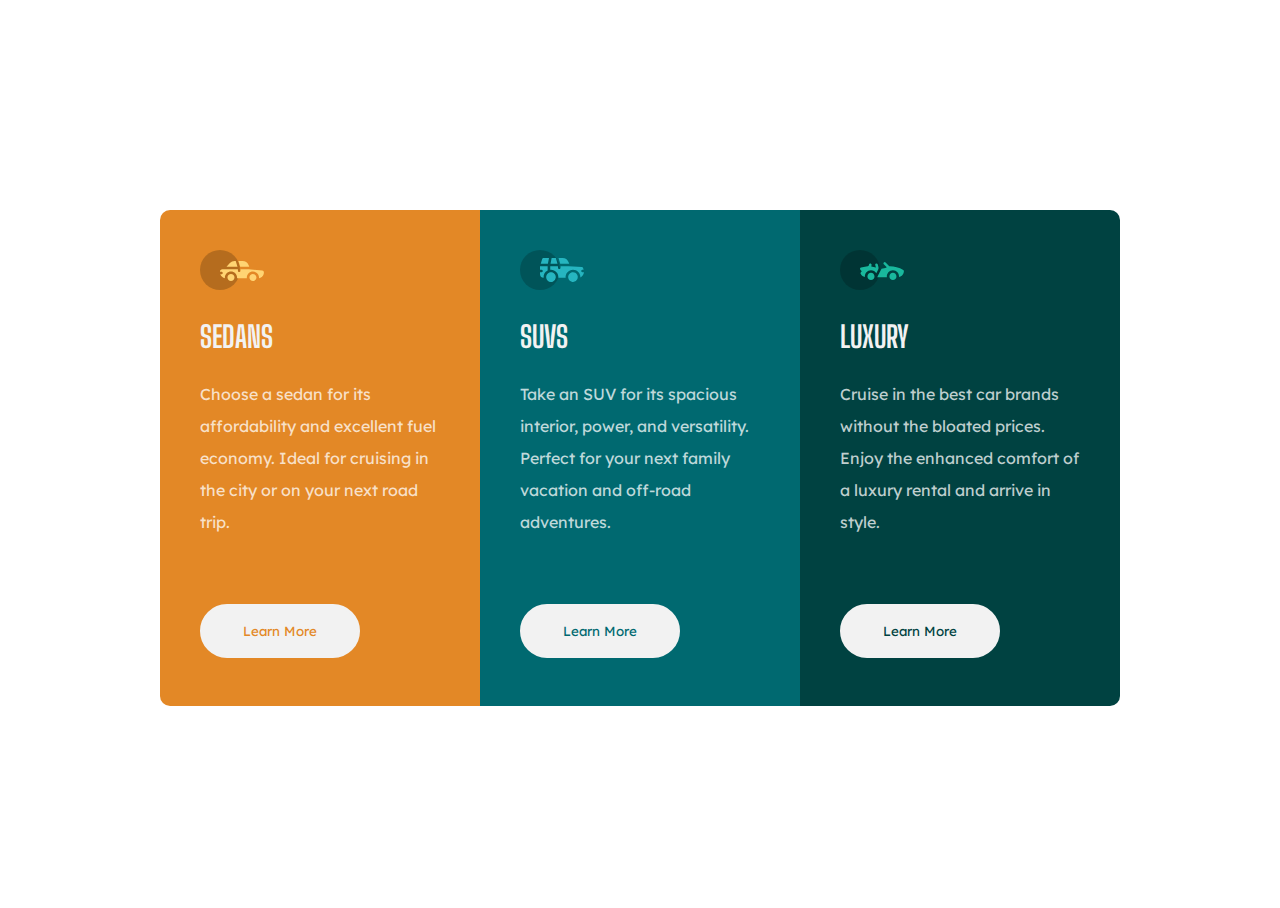
<file: 3-Columns Challenge/index.html>
<!DOCTYPE html>
<html lang="en">
  <head>
    <meta charset="UTF-8">
    <meta name="viewport" content="width=device-width, initial-scale=1.0"> <!-- displays site properly based on user's device -->
    <link rel="preconnect" href="https://fonts.googleapis.com">
    <link rel="preconnect" href="https://fonts.gstatic.com" crossorigin>
    <title>Frontend Mentor | 3-column preview card component</title>
    <link rel="icon" type="image/png" sizes="32x32" href="./images/favicon-32x32.png">
    <link href="https://fonts.googleapis.com/css2?family=Big+Shoulders+Display:wght@600&family=Lexend+Deca&display=swap" rel="stylesheet">
    <link rel="stylesheet" href="style.css">
    
  </head>

  <body>
    <main class="cards-container">
      <section class="card-sedans cards"> 
        <img src="./images/icon-sedans.svg" alt="symbol-sedan">
        <h2 class="cards-title">Sedans</h2>
        <p class="cards-paragraph">Choose a sedan for its affordability and excellent fuel economy. Ideal for cruising in the city 
        or on your next road trip.</p>
        <a href="#"><button class="button button-sedans"> Learn More </button></a>
      </section>

      <section class="card-SUVS cards">
        <img src="./images/icon-suvs.svg" alt="symbol-suv">
        <h2 class="cards-title">SUVs</h2>
        <p class="cards-paragraph">Take an SUV for its spacious interior, power, and versatility. Perfect for your next family vacation 
        and off-road adventures.</p>
        <a href="#"><button class="button button-SUVS"> Learn More </button></a>
      </section>

      <section class="card-luxury cards"> 
        <img src="./images/icon-luxury.svg" alt="symbol-luxury">
        <h2 class="cards-title">Luxury</h2>
        <p class="cards-paragraph">Cruise in the best car brands without the bloated prices. Enjoy the enhanced comfort of a luxury 
        rental and arrive in style.</p>
        <a href="#"><button class="button button-luxury"> Learn More </button></a>
      </section>
    </main>
  </body>
</html>
</file>
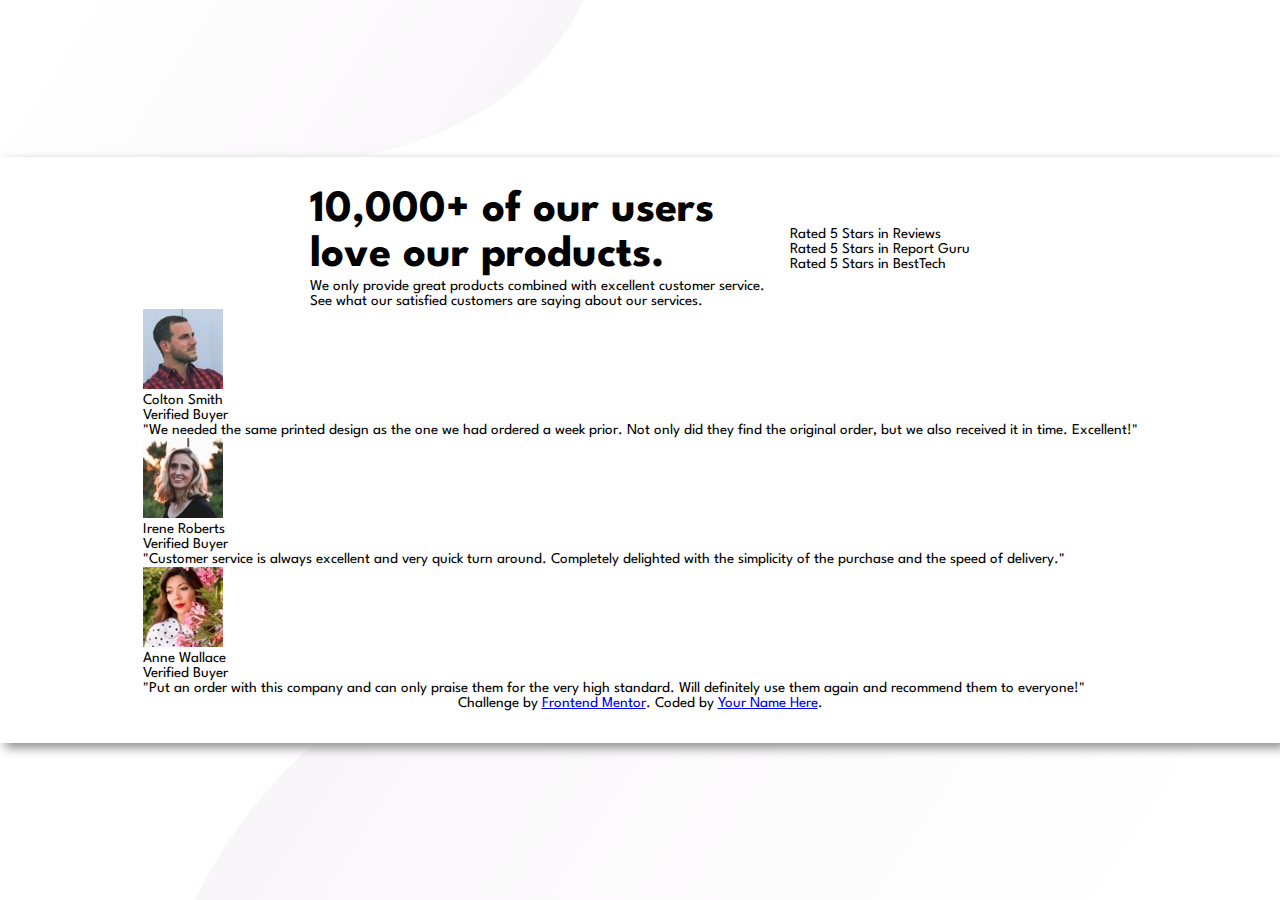
<file: social-proof-section-master/index.html>
<!DOCTYPE html>
<html lang="en">
  <head>
    <meta charset="UTF-8" />
    <meta name="viewport" content="width=device-width, initial-scale=1.0" />
    <title>Frontend Mentor | Social proof section</title>
    <link rel="icon" type="image/png" sizes="32x32"href="./images/favicon-32x32.png"/>    
    <link rel="preconnect" href="https://fonts.googleapis.com">
    <link rel="preconnect" href="https://fonts.gstatic.com" crossorigin>
    <link href="https://fonts.googleapis.com/css2?family=Spartan:wght@400;500;700&display=swap" rel="stylesheet">
    <link rel="stylesheet" href="reset.css">
    <link rel="stylesheet" href="style.css">
  </head>
 
  <body>
    
    <img class="bg-desktop bg-top" src="./images/bg-pattern-top-desktop.svg" alt="" />
    <img class="bg-desktop bg-bottom" src="./images/bg-pattern-bottom-desktop.svg" alt="" />
    <img class="bg-mobile bg-top" src="./images/bg-pattern-top-mobile.svg" alt="" />
    <img class="bg-mobile bg-bottom" src="./images/bg-pattern-bottom-mobile.svg" alt="" />
    
    <main>
      <section class="marketing-hook">
        <h1>10,000+ of our users love our products.</h1>
        <p class="subtext">We only provide great products combined with excellent customer service.
        See what our satisfied customers are saying about our services.</p>
      </section>


      <section class="stars-hook">  
        <div class="stars-box">
          <div class="stars-imgs"></div>
          <p>Rated 5 Stars in Reviews</p>
        </div>
        
        <div class="stars-item">
          <div class="stars-imgs"></div>
          <p>Rated 5 Stars in Report Guru</p>
        </div>

        <div class="stars-item">
          <div class="stars-imgs"></div>
          <p>Rated 5 Stars in BestTech</p>
        </div>
      </section>


      <section class="costumers-hook">  
        <div class="costumer-review costumer-colton">
          <div class="wrapper">
            <img src="images/image-colton.jpg" alt="">
            <p class="costumer-name">Colton Smith</p> 
            <p class="costumer-status">Verified Buyer</p>
          </div>
          <blockquote>
            <p class="quote">
            "We needed the same printed design as the one we had ordered a week prior.
            Not only did they find the original order, but we also received it in time.
            Excellent!"
            </p>
        </blockquote>
        </div>

        <div class="costumer-review costumer-irene">
          <div class="wrapper">
            <img src="images/image-irene.jpg" alt="">
            <p class="costumer-name">Irene Roberts</p>
            <p class="costumer-status">Verified Buyer</p>
          </div>
          <blockquote>
            <p class="quote">
            "Customer service is always excellent and very quick turn around. Completely
            delighted with the simplicity of the purchase and the speed of delivery."
            </p>
          </blockquote>
        </div>

        <div class="costumer-review costumer-wallace">
          <div class="wrapper">
            <img src="images/image-anne.jpg" alt="">
            <p class="costumer-name">Anne Wallace</p>
            <p class="costumer-status">Verified Buyer</p>
          </div>
          <blockquote>
            <p class="quote">
            "Put an order with this company and can only praise them for the very high
            standard. Will definitely use them again and recommend them to everyone!"
           </p>
          </blockquote>
        </div>
      </section>

      <div class="attribution">
        Challenge by
        <a href="https://www.frontendmentor.io?ref=challenge" target="_blank"
          >Frontend Mentor</a
        >. Coded by <a href="#">Your Name Here</a>.
    </main>

    </div>
  </body>
</html>
</file>
<file: 3-Columns Challenge/style.css>
:root {
    --sedansBG:hsl(31, 77%, 52%);
    --suvsBG: hsl(184, 100%, 22%);
    --luxuryBG: hsl(179, 100%, 13%);
    --whiteColor: hsla(0, 0%, 100%, 0.75);
    --grayColor: hsl(0, 0%, 95%);   
}


/* Centering starts */


html, body, .cards-container {
    height: 100%;
}

.cards-container {
    display: flex;
    justify-content: center;
    align-items: center;   
}


/* Centering ends */



/* Card styling starts */


.cards {
    box-sizing: border-box;
    position: relative;
    width: 20rem;
    height: 31rem;
    padding: 2.5rem;
}


.card-sedans {
    background-color: var(--sedansBG);
    border-radius: 10px 0 0 10px ;
}

.card-SUVS {
    background-color: var(--suvsBG);
}

.card-luxury {
    background-color: var(--luxuryBG);
    border-radius: 0 10px 10px 0;
}

/* Card styling ends */


/* Text Styling starts */


.cards-title {
    font-family: 'Big Shoulders Display', cursive;
    color: var(--grayColor);
    text-transform: uppercase;
    font-size: 1.85rem;
}

.cards-paragraph {
    font-family: 'Lexend Deca', sans-serif;
    color: var(--whiteColor);
    font-size: 1.0rem;
    line-height: 2;
}


/* Text Styling ends */

/* Button Styling starts */

.button-sedans {
    color: var(--sedansBG);
}

.button-SUVS {
    color: var(--suvsBG);
}

.button-luxury {
    color: var(--luxuryBG);
}

.button {
    padding: 1rem;
    width: 10rem;
    position: absolute;
    bottom: 3rem;
    font-family: 'Lexend Deca', sans-serif;
    background-color: var(--grayColor);
    border: 3px solid var(--grayColor);
    border-radius: 30px;
}

.button:hover {
    background-color: transparent;
    color: var(--grayColor);
    cursor: pointer;
}

/* Button Styling ends */


/* Responsiviness starts */

@media (max-width:710px ) { 

    html, body, .cards-container {

        height: auto;
    }
   
    .cards-container {
        flex-direction: column;
    }
    
    .card-sedans {
        border-radius: 10px 10px 0 0 ;
    
    }

    .card-luxury {
        border-radius: 0 0 10px 10px ;
    }


  }
</file>
<file: social-proof-section-master/style.css>
:root {
    --colour-dark-magenta:hsl(300, 43%, 22%);
    --colour-soft-pink: hsl(333, 80%, 67%);
    --colour-dark-gray-magenta: hsl(303, 10%, 53%);
    --colour-light-gray-magenta: hsl(300, 24%, 96%);
    --colour-white: hsl(0, 0%, 100%);
    --fw-400: 400;
    --fw-500: 500;
    --fw-700: 700;
}

* { 
    box-sizing: border-box;
}

body {
    font-family: 'Spartan', sans-serif;
    font-size: 15px;
}


/* Centering starts */
html, body {
    height: 100%;
}

body{
    display: flex;
    align-items: center;
}

main {
    margin: 0 auto;
    width: 100rem;
    display: flex;
    align-items: center;
    justify-content: center;
    flex-wrap: wrap;    
    background-color: var(--colour-white);
    box-shadow: 5px 5px 10px rgb(143, 143, 143);
    padding: 2rem;

}

/* Centering ends */

/* Desktop background starts */

.bg-desktop {
    position: absolute;
    z-index: -2;
}

.bg-mobile {
    position: absolute;
    z-index: -2;
    display: none;    
}

.bg-top {
    top: 0;
    left: 0;
}

.bg-bottom {
    bottom: 0;
    right: 0;
}

/* Desktop background ends */



.marketing-hook {
    width: 30rem;
}

.marketing-hook h1 {
    font-weight: var(--fw-700);
    font-size: 2.8rem;
}
</file>
